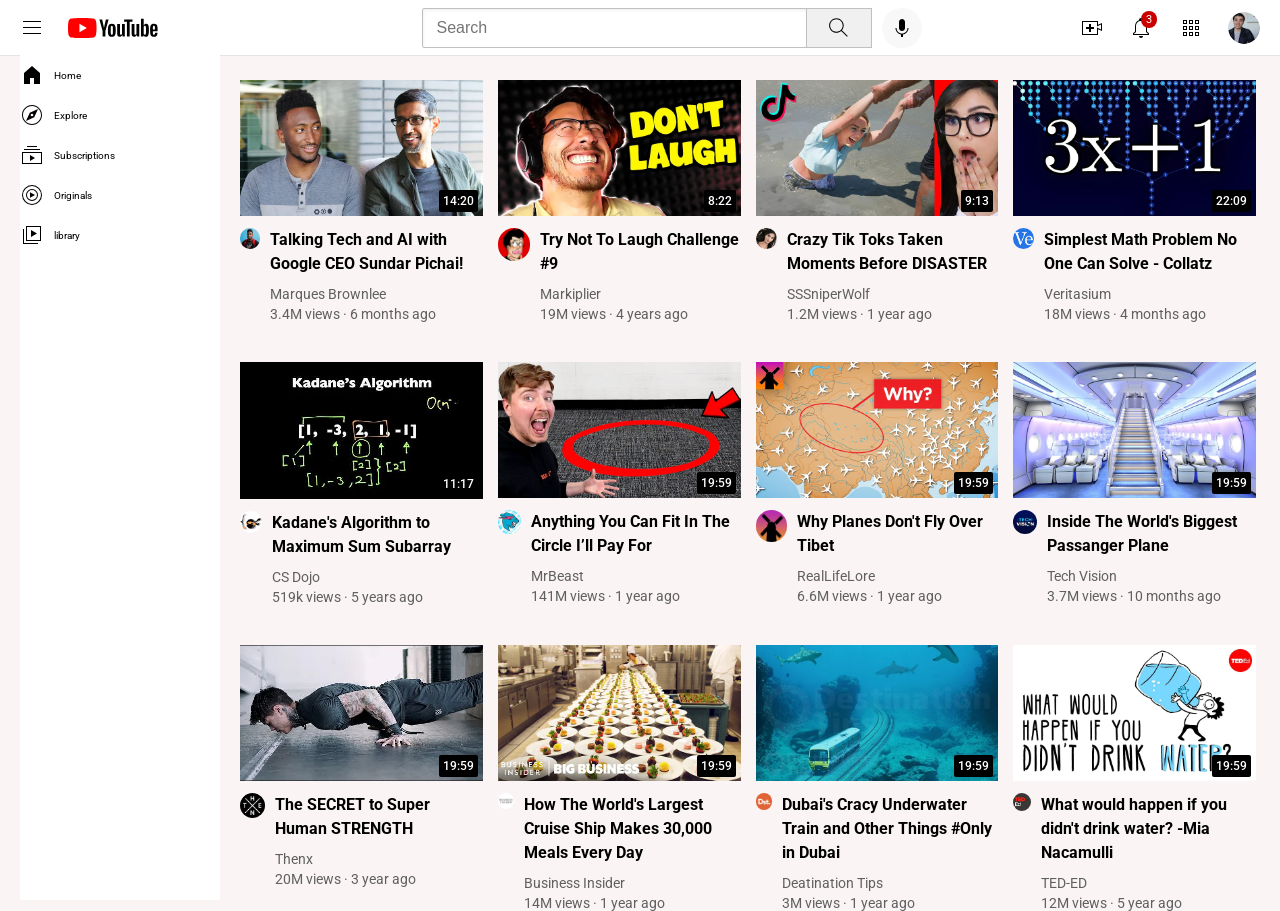
<file: index.html>
<!DOCTYPE html>
<html>
  <head>
    <title> Image </title>
    <link rel="preconnect" href="https://fonts.googleapis.com">
    <link rel="preconnect" href="https://fonts.gstatic.com" crossorigin>
    <link href="https://fonts.googleapis.com/css2?family=Roboto:ital,wght@0,100..900;1,100..900&display=swap" rel="stylesheet">
    <link rel="stylesheet" href="./style/video.css">
    <link rel="stylesheet" href="./style/general.css">
    <link rel="stylesheet" href="./style/header.css">
    <link rel="stylesheet" href="./style/sidebar.css">
  </head>
  <body>
    <header>
    <div class="header">
      <div class="leftsection"> 
        <img class="hamburger" src="./thumbnails/hamburger-menu.svg">
        <img class="youtube" src="./thumbnails/youtube-logo.svg">
      </div>
      <div class="middlesection">
        <input class="search" type="text" placeholder="Search">
        <button class="searchb">
          <img class="searchicon"  src="./thumbnails/search.svg">
          <div class="tooltip"> Search</div>
        </button>
        <button class="voicesearch">
          <img class="voiceicon" src="./thumbnails/voice-search-icon.svg">
          <div class="tooltip"> Search with your voice</div>
        </button>
      </div>
      <div class="rightsection">
        <div class="uploadcontainer">
           <img class="upload" src="./thumbnails/upload.svg">
           <div class="tooltip"> Create</div>
        </div>
         <div class="notificationcontainer">
        <img class="youtubeicon" src="./thumbnails/notification3.svg">
        <div class="tooltip"> YouTube app</div>
        <div class="notificationcount"> 3 </div>
      </div>
        <div class="box">
          <img class="notification" src="./thumbnails/notifications.svg">
          <div class="tooltip"> Notifications</div>
        </div>
        <img class="channellogo" src="./thumbnails/my-channel.jpeg">
      </div>
    </div>
    </header>
    <nav class="sidebar"> 
      <div class="sidebarlink"> 
        <img class="homeimage" src="./thumbnails/home.svg">
        <div class="homeimage"> Home </div>
      </div>
      <div class="sidebarlink">
        <img class="exploreimage" src="./thumbnails/explore.svg">
        <div class="exploreimage"> Explore</div>
      </div> 
      <div class="sidebarlink">
        <img class="subscriptionimage" src="./thumbnails/subscriptions.svg">
        <div> Subscriptions </div>
      </div>
      <div class="sidebarlink">
        <img class="youtubeimage" src="./thumbnails/youtube-music.svg">
        <div> Originals</div>
      </div>
      <div class="sidebarlink">
        <img class="libraryimage" src="./thumbnails/library.svg">
        <div> library</div>
      </div>
    </nav>
    <main>
    <section class="videogrid">
    <div class="preview">
    <div class="video1">
      <a href="https://www.youtube.com/watch?v=n2RNcPRtAiY" target="_blank">
    <img class="thumbnails" src="./thumbnails/thumbnail-1.webp"></a>
    <div class="videotime"> 14:20 </div>
    </div>
    <div class="details">
      <div class="channelvideo">
        <a href="https://www.youtube.com/watch?v=n2RNcPRtAiY" target="_blank">
        <img class="channelv" src="./thumbnails/channel-1.jpeg">
        </a>
        <div class="chtooltips">
      <div class="chall">
        <img class="chimg" src="./thumbnails/channel-1.jpeg">
      </div>
      <div class="chdetails">
        <p class="chp"> Marques Brownlee</p>
        <p class="chs"> 15M subscribers</p>
      </div>
      </div>
      </div>
      <div class="paragaph">
    <p class="videotitle">
       <a href="https://www.youtube.com/watch?v=n2RNcPRtAiY" target="_blank">
       Talking Tech and AI with Google CEO Sundar Pichai!</a></p>
    <p class="videoauthor"> Marques Brownlee</p>
    <p class="videostart"> 3.4M views &#183; 6 months ago </p>
    </div>
      </div>
      </div>
    <div class="preview">
    <div class="video2">
      <a href="https://www.youtube.com/watch?v=mP0RAo9SKZk" target="_blank">
    <img class="thumbnails" src="./thumbnails/thumbnail-2.webp">
    </a>
    <div class="videotime"> 8:22 </div>
  </div>
    <div class="details">
      <div class="channelvideo">
        <a href="https://www.youtube.com/watch?v=mP0RAo9SKZk" target="_blank">
        <img class="channelv" src="./thumbnails/channel-2.jpeg">
        </a>
      </div>
      <div class="paragaph">
    <p class="videotitle"> 
      <a href="https://www.youtube.com/watch?v=mP0RAo9SKZk" target="_blank">
        Try Not To Laugh Challenge #9</a> </p>
    <p class="videoauthor"> Markiplier</p>
    <p class="videostart"> 19M views &#183; 4 years ago </p>
    </div>
    </div>
    </div>
     <div class="preview">
    <div class="video3">
      <a href="https://www.youtube.com/watch?v=FgjPQQeTh1w" target="_blank">
    <img class="thumbnails" src="./thumbnails/thumbnail-3.webp"> </a>
   <div class="videotime"> 9:13 </div>
   </div>
    <div class="details">
      <div class="channelvideo">
        <a href="https://www.youtube.com/watch?v=FgjPQQeTh1w" target="_blank">
        <img class="channelv" src="./thumbnails/channel-3.jpeg">
        </a>
      </div>
      <div class="paragaph">
    <p class="videotitle"> 
      <a href="https://www.youtube.com/watch?v=FgjPQQeTh1w" target="_blank">
        Crazy Tik Toks Taken Moments Before DISASTER </a> </p>
    <p class="videoauthor"> SSSniperWolf</p>
    <p class="videostart"> 1.2M views &#183; 1 year ago </p>
    </div>
    </div>
    </div>
    <div class="preview">
    <div class="video4">
      <a href="https://www.youtube.com/watch?v=094y1Z2wpJg" target="_blank">
    <img class="thumbnails" src="./thumbnails/thumbnail-4.webp">
    </a>
    <div class="videotime"> 22:09 </div>
  </div>
    <div class="details">
      <div class="channelvideo">
        <a href="https://www.youtube.com/watch?v=094y1Z2wpJg" target="_blank">
        <img class="channelv" src="./thumbnails/channel-4.jpeg">
        </a>
      </div>
      <div class="paragaph">
    <p class="videotitle">
       <a href="https://www.youtube.com/watch?v=094y1Z2wpJg" target="_blank">
      Simplest Math Problem No One Can Solve - Collatz </a> </p>
    <p class="videoauthor"> Veritasium</p>
    <p class="videostart"> 18M views &#183; 4 months ago </p>
    </div>
    </div>
    </div>
    <div class="preview">
    <div class="video5">
      <a href="https://www.youtube.com/watch?v=86CQq3pKSUw" target="_blank">
    <img class="thumbnails" src="./thumbnails/thumbnail-5.webp">
    </a>
    <div class="videotime"> 11:17 </div>
  </div>
    <div class="details">
      <div class="channelvideo">
        <a href="https://www.youtube.com/watch?v=86CQq3pKSUw" target="_blank">
        <img class="channelv" src="./thumbnails/channel-5.jpeg">
        </a>
      </div>
      <div class="paragaph">
    <p class="videotitle"> <a href="https://www.youtube.com/watch?v=86CQq3pKSUw" target="_blank">
    Kadane's Algorithm to Maximum Sum Subarray </a> </p>
    <p class="videoauthor"> CS Dojo</p>
    <p class="videostart"> 519k views &#183; 5 years ago </p>
    </div>
    </div>
    </div>
    <div class="preview">
    <div class="video6">
      <a href="https://www.youtube.com/watch?v=yXWw0_UfSFg" target="_blank">
    <img class="thumbnails" src="./thumbnails/thumbnail-6.webp"></a>
    <div class="videotime"> 19:59 </div>
  </div>
    <div class="details">
      <div class="channelvideo">
        <a href="https://www.youtube.com/watch?v=yXWw0_UfSFg" target="_blank">
        <img class="channelv" src="./thumbnails/channel-6.jpeg">
        </a>
      </div>
      <div class="paragaph">
    <p class="videotitle"> 
      <a href="https://www.youtube.com/watch?v=yXWw0_UfSFg" target="_blank">
       Anything You Can Fit In The Circle I’ll Pay For </a> </p>
    <p class="videoauthor"> MrBeast </p>
    <p class="videostart"> 141M views &#183; 1 year ago </p>
    </div>
    </div>
    </div>
    <div class="preview">
    <div class="video7">
      <a href="https://www.youtube.com/watch?v=fNVa1qMbF9Y" target="_blank">
    <img class="thumbnails" src="./thumbnails/thumbnail-7.webp"></a>
    <div class="videotime"> 19:59 </div>
  </div>
    <div class="details">
      <div class="channelvideo">
        <a href="https://www.youtube.com/watch?v=fNVa1qMbF9Y" target="_blank">
        <img class="channelv" src="./thumbnails/channel-7.jpeg">
        </a>
      </div>
      <div class="paragaph">
    <p class="videotitle"> 
      <a href="https://www.youtube.com/watch?v=fNVa1qMbF9Y" target="_blank">
       Why Planes Don't Fly Over Tibet </a> </p>
    <p class="videoauthor"> RealLifeLore </p>
    <p class="videostart"> 6.6M views &#183; 1 year ago </p>
    </div>
    </div>
    </div>
    <div class="preview">
    <div class="video8">
      <a href="https://www.youtube.com/watch?v=lFm4EM1juls" target="_blank">
    <img class="thumbnails" src="./thumbnails/thumbnail-8.webp"></a>
    <div class="videotime"> 19:59 </div>
  </div>
    <div class="details">
      <div class="channelvideo">
        <a href="https://www.youtube.com/watch?v=lFm4EM1juls" target="_blank">
        <img class="channelv" src="./thumbnails/channel-8.jpeg">
        </a>
      </div>
      <div class="paragaph">
    <p class="videotitle"> 
      <a href="https://www.youtube.com/watch?v=lFm4EM1juls" target="_blank">
       Inside The World's Biggest Passanger Plane </a> </p>
    <p class="videoauthor"> Tech Vision </p>
    <p class="videostart"> 3.7M views &#183; 10 months ago </p>
    </div>
    </div>
    </div>
    <div class="preview">
    <div class="video9">
      <a href="https://www.youtube.com/watch?v=ixmxOlcrlUc" target="_blank">
    <img class="thumbnails" src="./thumbnails/thumbnail-9.webp"></a>
    <div class="videotime"> 19:59 </div>
  </div>
    <div class="details">
      <div class="channelvideo">
        <a href="https://www.youtube.com/watch?v=ixmxOlcrlUc" target="_blank">
        <img class="channelv" src="./thumbnails/channel-9.jpeg">
        </a>
      </div>
      <div class="paragaph">
    <p class="videotitle"> <a href="https://www.youtube.com/watch?v=ixmxOlcrlUc" target="_blank">
      The SECRET to Super Human STRENGTH </a> </p>
    <p class="videoauthor"> Thenx </p>
    <p class="videostart"> 20M views &#183; 3 year ago </p>
    </div>
    </div>
    </div>
    <div class="preview">
    <div class="video10">
      <a href="https://www.youtube.com/watch?v=R2vXbFp5C9o" target="_blank">
    <img class="thumbnails" src="./thumbnails/thumbnail-10.webp"></a>
    <div class="videotime"> 19:59 </div>
  </div>
    <div class="details">
      <div class="channelvideo">
        <a href="https://www.youtube.com/watch?v=R2vXbFp5C9o" target="_blank">
        <img class="channelv" src="./thumbnails/channel-10.jpeg">
        </a>
      </div>
      <div class="paragaph">
    <p class="videotitle"> 
      <a href="https://www.youtube.com/watch?v=R2vXbFp5C9o " target="_blank">
       How The World's Largest Cruise Ship Makes 30,000 Meals Every Day </a> </p>
    <p class="videoauthor">Business Insider </p>
    <p class="videostart"> 14M views &#183; 1 year ago </p>
    </div>
    </div>
    </div>
    <div class="preview">
    <div class="video11">
      <a href="https://www.youtube.com/watch?v=0nZuYyXET3s" target="_blank">
    <img class="thumbnails" src="./thumbnails/thumbnail-11.webp"></a>
    <div class="videotime"> 19:59 </div>
  </div>
    <div class="details">
      <div class="channelvideo">
        <a href="https://www.youtube.com/watch?v=0nZuYyXET3s" target="_blank">
        <img class="channelv" src="./thumbnails/channel-11.jpeg">
        </a>
      </div>
      <div class="paragaph">
    <p class="videotitle"> 
      <a href="https://www.youtube.com/watch?v=0nZuYyXET3s" target="_blank">
       Dubai's Cracy Underwater Train and Other Things #Only in Dubai </a> </p>
    <p class="videoauthor"> Deatination Tips </p>
    <p class="videostart"> 3M views &#183; 1 year ago </p>
    </div>
    </div>
    </div>
    <div class="preview">
    <div class="video12">
      <a href="https://www.youtube.com/watch?v=9iMGFqMmUFs" target="_blank">
    <img class="thumbnails" src="./thumbnails/thumbnail-12.webp"></a>
    <div class="videotime"> 19:59 </div>
  </div>
    <div class="details">
      <div class="channelvideo">
        <a href="https://www.youtube.com/watch?v=9iMGFqMmUFs" target="_blank">
        <img class="channelv" src="./thumbnails/channel-12.jpeg">
        </a>
      </div>
      <div class="paragaph">
    <p class="videotitle"> 
      <a href="https://www.youtube.com/watch?v=9iMGFqMmUFs" target="_blank">
       What would happen if you didn't drink water? -Mia Nacamulli </a> </p>
    <p class="videoauthor"> TED-ED </p>
    <p class="videostart"> 12M views &#183; 5 year ago </p>
    </div>
    </div>
    </div>
  </section>
    </main>
  </body>
</html>
</file>
<file: style/video.css>
.thumbnails {
        width: 100%;
      }
      .channelvideo {
        width: 36px;
        margin-right: 10px;
        position: relative;
      }
      .chtooltips {
        width: 220px;
        display: flex;
        justify-content: center;
        align-items: center;
        border: none;
        box-shadow: 0px 0px 8px rgba(0, 0, 0, 0.2);
        padding: 15px 10px 10px 10px;
        position: absolute;
        top: 45px;
        left: -23px;
        z-index: 20;
        background-color: white;
        opacity: 0;
        pointer-events: none;
      }
      .channelvideo:hover .chtooltips {
        opacity: 1;
      }
      .channelv {
        width: 100%;
        border-radius: 20px;
      }
      .videotitle {
        margin-top: 0;
        font-size: 14px;
        font-weight: 700;
        line-height: 20px;
        margin-bottom: 10px;
      }
       @media (min-width:1000px) {
        .videotitle {
          font-size: 16px;
          line-height: 24px;
        }
      }
      .videoauthor, .videostart {
        font-size: 12px;
        color: rgb(96, 96, 96);
      }
       @media (min-width:1000px) {
        .videoauthor, .videostart {
          font-size: 14px;
        }
      }
      .videoauthor {
        margin-bottom: 4px;
      }
      .videogrid {
      display: grid;
      grid-template-columns: 1fr 1fr 1fr;
      column-gap: 15px;
      row-gap: 40px;
      }
      @media (max-width:750px) {
        .videogrid {
        grid-template-columns: 1fr 1fr;
      }
      }
      @media (min-width:751px) and (max-with:999px) {
        .videogrid {
        grid-template-columns: 1fr 1fr 1fr;
      }
    }
      @media (min-width:1000px) {
        .videogrid {
        grid-template-columns: 1fr 1fr 1fr 1fr;
      }
      }
      .details {
        display: flex;
        justify-content: center;
      }
      .videotime {
        background-color: black;
        color: white;
        position: absolute;
        bottom: 8px;
        right: 5px;
        font-size: 12px;
        font-weight: 500;
        padding: 4px;
        padding-bottom: 4px;
        border-radius: 2px;
      }
      .video1,.video2, .video3, .video4, .video5, .video6,
      .video7, .video8, .video9, .video10, .video11,
      .video12 {
        margin-bottom: 8px;
        position: relative;
        z-index: 0;
      }
      a {
        text-decoration: none;
        color: black;
      }
      .chimg {
        width: 50px;
        border-radius: 25px;
        margin-right: 10px;
      }
      .chp {
        font-size: 16px;
        font-weight: bold;
      }
      .chs {
        font-size: 12px;
        color: rgb(96, 96, 96);
      }
      .chdetails p {
        margin-bottom: 5px;
      }
</file>
<file: style/general.css>
body {
  font-family: Roboto, Arial;
  margin: 0;
  padding-top: 80px;
  padding-left: 96px;
  padding-right: 24px;
  background-color: rgb(250, 244, 244);
}
p {
        margin-top: 0;
        margin-bottom: 0;
      }
      @media (min-width:1200px) {
        body {
          padding-left: 240px;
        }
      }
</file>
<file: style/header.css>
.header {
  height: 55px;
  display: flex;
  flex-direction: row;
  justify-content: space-between;
  position: fixed;
  top: 0;
  left: 0;
  right: 0;
  z-index: 100;
  background-color: white;
  border-bottom-width:1px ;
  border-bottom-style: solid;
  border-bottom-color: rgb(228, 228, 228);
}
.leftsection {
  margin-right: 70px;
  display: flex;
  align-items: center;
}
.hamburger {
  height: 24px;
  margin-left: 20px;
  margin-right: 24px;
}
.youtube {
  height: 20px;
}
.middlesection {
  flex: 1;
  margin-left: 70px;
  margin-right: 35px;
  max-width: 500px;
  display: flex;
  align-items: center;
}
.search {
  flex: 1;
  height: 36px;
  width: 0;
  font-size: 16px;
  border: 1px solid rgb( 192, 192, 192);
  border-radius: 2px;
  box-shadow: inset 1px 2px 3px rgba(0, 0, 0, 0.05);
}
.searchicon {
  height: 25px;
}
.search::placeholder {
  font-size: 16px;
  padding-left: 12px;
}
.searchb {
  height: 40px;
  width: 66px;
  background-color: rgb( 240, 240, 240);
  border: 1px solid rgb( 192, 192, 192) ;
  margin-left: -1px;
  margin-right: 10px;
}
.searchb, 
.voicesearch, 
.uploadcontainer, 
.notificationcontainer,
.box{
  position: relative;
  display: flex;
  justify-content: center;
  align-items: center;
}
.searchb .tooltip, 
.voicesearch .tooltip,
.uploadcontainer .tooltip,
.notificationcontainer .tooltip,
.box .tooltip {
  position: absolute;
  background-color: gray;
  color: white;
  padding: 4px 8px 4px 8px;
  border-radius: 2px;
  font-size: 12px;
  bottom: -30px;
  opacity: 0; 
  transition: opacity, 0.15s;
  pointer-events: none;
  white-space: nowrap;
}
.searchb:hover .tooltip, 
.voicesearch:hover .tooltip, 
.uploadcontainer:hover .tooltip,
.notificationcontainer:hover .tooltip,
.box:hover .tooltip{
  opacity: 1;
  }

.voicesearch {
  height: 40px;
  width: 40px;
  border-radius: 20px;
  border: none;
  background-color: rgb( 248, 248, 248) ;
}
.voiceicon {
  height: 24px;
}
.rightsection {
  width: 180px;
  margin-right: 20px;
  display: flex;
  align-items: center;
  justify-content: space-between;
  flex-shrink: 0;
}
.upload {
  height: 24px;
}
.youtubeicon {
  height: 24px;
}
.notificationcontainer {
  position: relative;
}
.notificationcount {
  position: absolute;
  top: -5px;
  right: -4px;
  background-color: rgb(200, 0, 0);
  color: white;
  font-size: 11px;
  padding: 2px 5px;
  border-radius: 8px;
}
.notification {
  height: 24px;
}
.channellogo {
  height: 32px;
  border-radius: 16px;
}
</file>
<file: style/sidebar.css>
@media (max-width:1200.1px) {
.sidebar {
  position: fixed;
  left: 0;
  bottom: 0;
  top: 55px;
  width: 72px;
  background-color: white;
  z-index: 200;
  padding-top: 5px;
}
.sidebarlink {
  height: 74px;
  display: flex;
  justify-content: center;
  align-items: center;
  flex-direction: column;
  cursor: pointer;
}
.sidebarlink:hover {
background-color: rgb(235, 235, 235);
}
.sidebarlink img {
  height: 24px;
  margin-bottom: 4px;
}
.sidebarlink div {
  font-size: 10px;
}
}

 @media (min-width:1200px) {
.sidebar {
  position: fixed;
  left: 0;
  bottom: 0;
  top: 55px;
  width: 200px;
  background-color: white;
  z-index: 200;
  margin-left: 20px;
}
.sidebarlink {
  height: 40px;
  display: flex;
  flex-direction: row;
  align-items: center;
  justify-content: start;
  cursor: pointer;
}
.sidebarlink:hover {
background-color: rgb(235, 235, 235);
}
.sidebarlink img {
  height: 24px;
  margin-right: 10px;
}
.sidebarlink div {
  font-size: 10px;
}
 }
</file>
